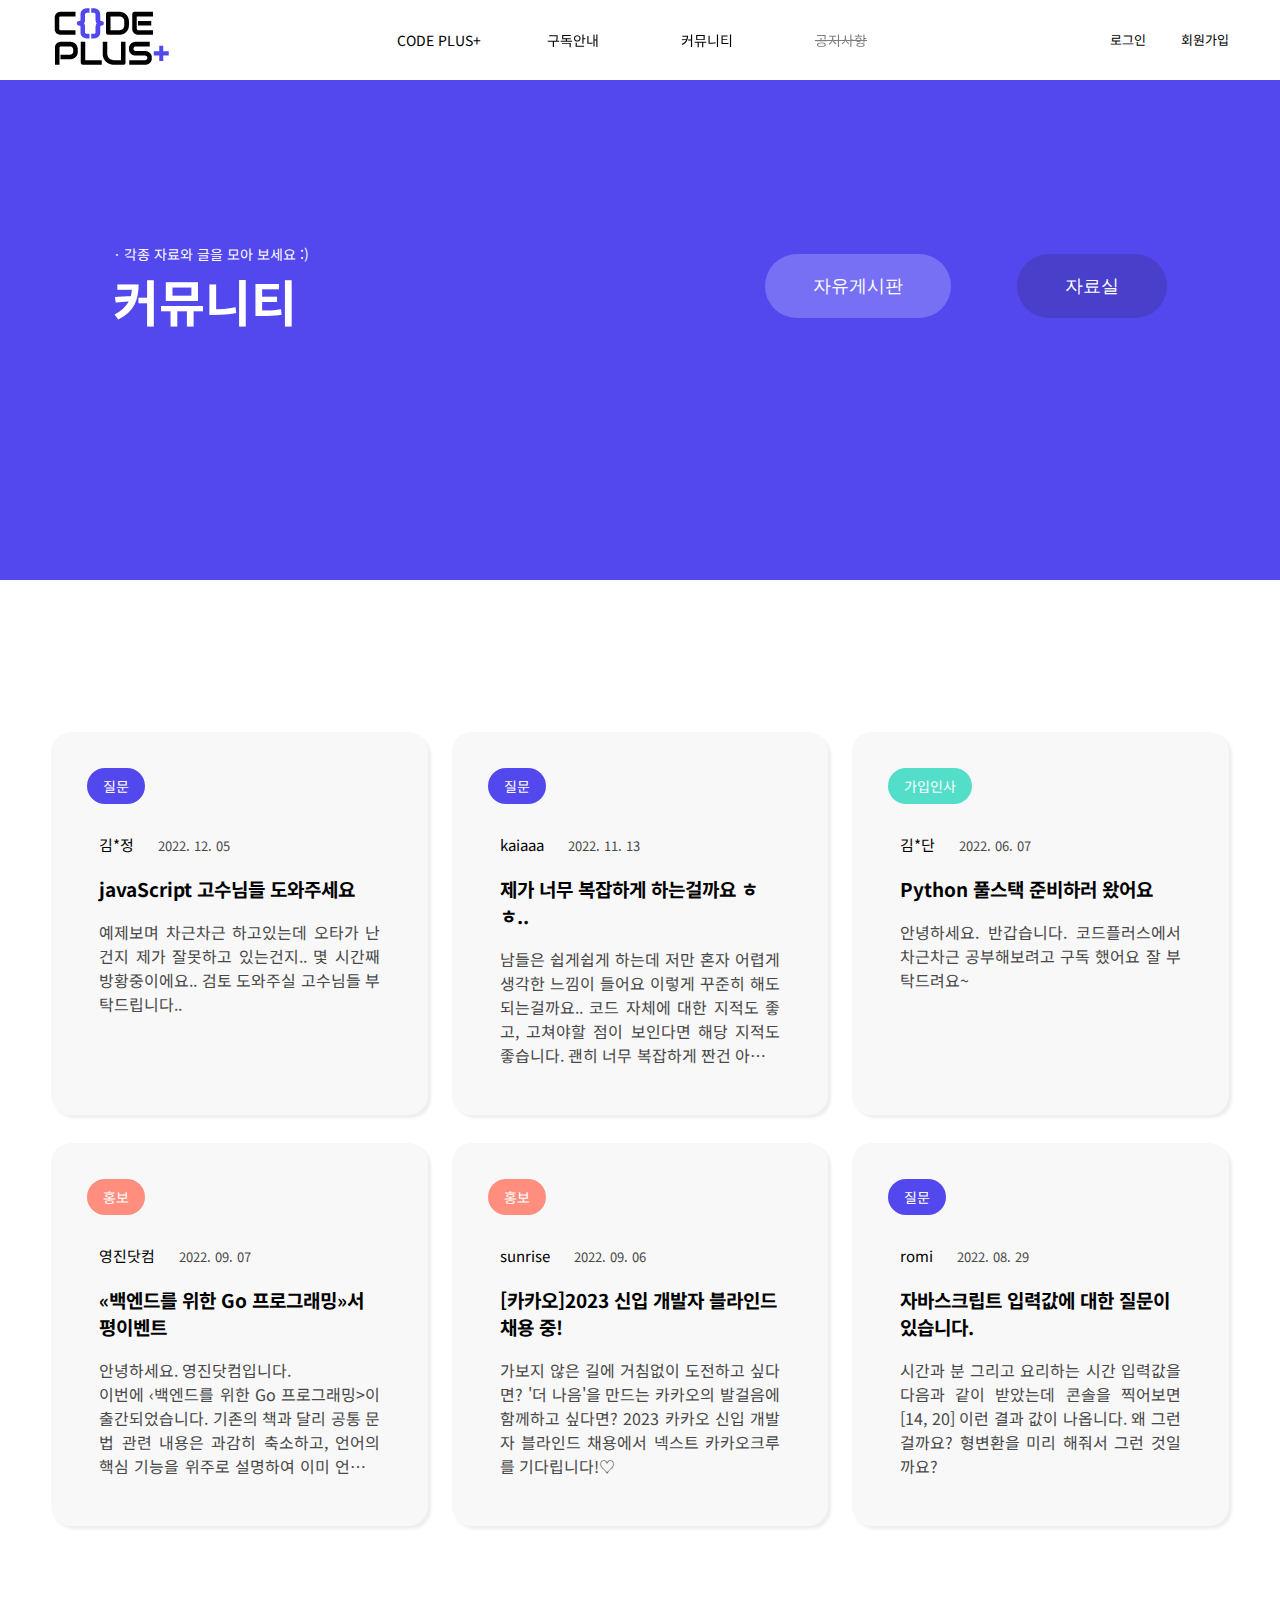
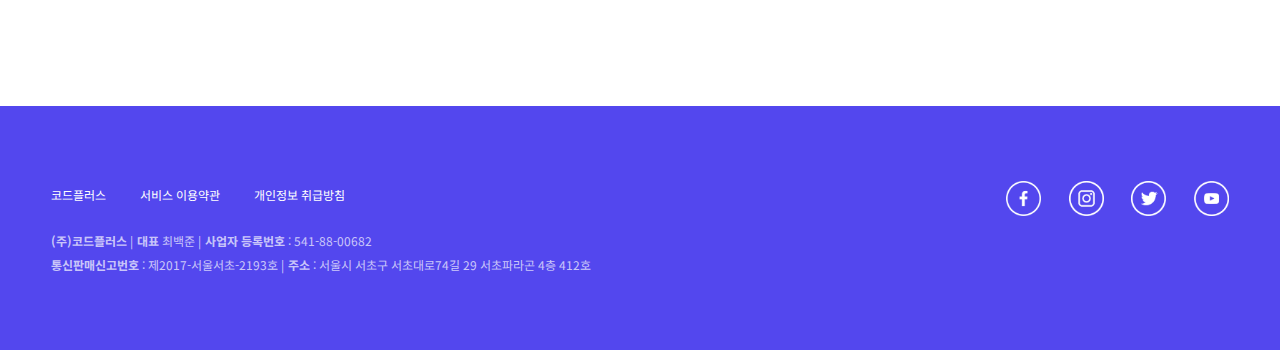
<file: sub_community/community.html>
<!DOCTYPE html>
<html lang="ko">
<head>
  <meta charset="UTF-8">
  <meta http-equiv="X-UA-Compatible" content="IE=edge">
  <meta name="viewport" content="width=device-width, initial-scale=1.0">
  <!-- js -->
  <script src="../js/jquery-3.3.1.min.js"></script><!-- 항상 우선순위로 링크 -->
  <script src="../js/script.js"></script>

  <link rel="stylesheet" href="community_style.css">
  <link rel="stylesheet" href="https://cdn.linearicons.com/free/1.0.0/icon-font.min.css">
  <link rel="stylesheet" href="../css/reset.css">

  <!-- 타이틀아이콘변경 -->
  <link rel="shortcut icon" type="image⁄x-icon" href="../img/codeplus_logo_title.png">
  <title>코드플러스>커뮤니티</title>
</head>
<body>
  <div class="allWrap">
    <!-- 헤더영역시작 -->
    <header class="header_wrap">
      <div class="header_inner">
        <h1 id="logo">
          <a href="../index.html">
            <img src="../img/codeplus_logo.png" alt="코드플러스 사이트로고">
          </a>
        </h1>
        <nav class="mainmenu">
          <h2 class="hidden">메인메뉴</h2>
          <ul class="mainmenu_list">
            <li><a href="../sub_info/info.html">CODE PLUS+</a>
              <ul class="submenu_list">
                <li><a href="#">코드플러스란?</a></li>
                <li><a href="#">기업정신</a></li>
              </ul>
            </li>
            <li><a href="../sub_subscribe/subscribe.html">구독안내</a>
              <ul class="submenu_list">
                <li><a href="#">무료체험</a></li>
                <li><a href="#">프로모션</a></li>
              </ul>
            </li>
            <li><a href="sub_community/community.html">커뮤니티</a>
              <ul class="submenu_list">
                <li><a href="#">자유게시판</a></li>
                <li><a href="#">체험후기</a></li>
                <li><a href="#">자료실</a></li>
              </ul>
            </li>
            <li style="text-decoration: line-through; opacity: 0.5;"><a href="#">공지사항</a>
              <ul class="submenu_list">
                <li><a href="#">자주묻는질문</a></li>
                <li><a href="#">1:1문의</a></li>
              </ul>
            </li>
          </ul>
        </nav>
        <nav class="topmenu">
          <h2 class="hidden">로그인회원가입</h2>
          <ul class="topmenu_list">
            <li><a href="#">로그인</a></li>
            <li><a href="#">회원가입</a></li>
          </ul>
        </nav>
        <!-- menuOpen -->
        <nav class="hamburger">
          <a href="#" class="open">
            <span class="lnr lnr-menu"></span>
          </a>
          <div class="blur_bg"></div>
          <div class="menuWrap">
            <a href="#" class="close">
              <span class="lnr lnr-cross"></span>
            </a>
            <ul class="tit en animate" data-animate="motion">
              <li><a href="../index.html"><span>메인화면</span></a></li>
              <li><a href="../sub_info/info.html"><span>CODE PLUS+</span></a></li>
              <li><a href="../sub_subscribe/subscribe.html"><span>구독안내</span></a></li>
              <li><a href="community.html"><span>커뮤니티</span></a></li>
              <li><a href="#"><span>공지사항</span></a></li>
            </ul>
          </div>
        </nav>
      </div>
    </header>
    <!-- 헤더영역끝 -->
    <!-- 비쥬얼영역시작 -->
    <div class="visual_wrap">
      <div class="visual_inner">
        <div class="left_box">
          <p class="min_text">&#183; 각종 자료와 글을 모아 보세요 :)</p>
          <h2 class="visual_title">커뮤니티</h2>
        </div>
        <div class="right_box">
          <button><a href="#">자유게시판</a></button>
          <button><a href="#">자료실</a></button>
        </div>
      </div>
    </div>
    <!-- 비쥬얼영역끝 -->
    <!-- 컨텐츠영역시작 -->
    <section class="contents_wrap">
      <div class="contents_inner">
        <ul class="contents_list">
          <li>
            <a href="#">
              <span class="category">질문</span>
              <div class="textBox">
                <span class="name">김*정</span>
                <span class="date">2022. 12. 05</span>
                <p class="title">javaScript 고수님들 도와주세요</p>
                <p class="text">예제보며 차근차근 하고있는데 오타가 난건지 제가 잘못하고 있는건지.. 몇 시간째 방황중이에요.. 검토 도와주실 고수님들 부탁드립니다..</p>
              </div>
            </a>
          </li>
          <li>
            <a href="#">
              <span class="category">질문</span>
              <div class="textBox">
                <span class="name">kaiaaa</span>
                <span class="date">2022. 11. 13</span>
                <p class="title">제가 너무 복잡하게 하는걸까요 ㅎㅎ..</p>
                <p class="text">남들은 쉽게쉽게 하는데 저만 혼자 어렵게 생각한 느낌이 들어요 이렇게 꾸준히 해도 되는걸까요.. 코드 자체에 대한 지적도 좋고, 고쳐야할 점이 보인다면 해당 지적도 좋습니다. 괜히 너무 복잡하게 짠건 아닌가 잘못된 습관이 있는건지.. 조언 부탁합니다.</p>
              </div>
            </a>
          </li>
          <li>
            <a href="#">
              <span class="category">가입인사</span>
              <div class="textBox">
                <span class="name">김*단</span>
                <span class="date">2022. 06. 07</span>
                <p class="title">Python 풀스택 준비하러 왔어요</p>
                <p class="text">안녕하세요. 반갑습니다. 코드플러스에서 차근차근 공부해보려고 구독 했어요 잘 부탁드려요~</p>
              </div>
            </a>
          </li>
          <li>
            <a href="#">
              <span class="category">홍보</span>
              <div class="textBox">
                <span class="name">영진닷컴</span>
                <span class="date">2022. 09. 07</span>
                <p class="title">&#171;백엔드를 위한 Go 프로그래밍&#187;서평이벤트</p>
                <p class="text">안녕하세요. 영진닷컴입니다.<br>이번에 &#8249;백엔드를 위한 Go 프로그래밍&#62;이 출간되었습니다. 기존의 책과 달리 공통 문법 관련 내용은 과감히 축소하고, 언어의 핵심 기능을 위주로 설명하여 이미 언어를 알고 있는 프로그래머나 전공자가 불필요한 내용을 배울 필요 없이 Go를 빠르게 익히기에 적합합니다.</p>
              </div>
            </a>
          </li>
          <li>
            <a href="#">
              <span class="category">홍보</span>
              <div class="textBox">
                <span class="name">sunrise</span>
                <span class="date">2022. 09. 06</span>
                <p class="title">[카카오]2023 신입 개발자 블라인드 채용 중!</p>
                <p class="text">가보지 않은 길에 거침없이 도전하고 싶다면? '더 나음'을 만드는 카카오의 발걸음에 함께하고 싶다면? 2023 카카오 신입 개발자 블라인드 채용에서 넥스트 카카오크루를 기다립니다!♡</p>
              </div>
            </a>
          </li>
          <li>
            <a href="#">
              <span class="category">질문</span>
              <div class="textBox">
                <span class="name">romi</span>
                <span class="date">2022. 08. 29</span>
                <p class="title">자바스크립트 입력값에 대한 질문이 있습니다.</p>
                <p class="text">시간과 분 그리고 요리하는 시간 입력값을 다음과 같이 받았는데 콘솔을 찍어보면 [14, 20] 이런 결과 값이 나옵니다. 왜 그런걸까요? 형변환을 미리 해줘서 그런 것일까요? </p>
              </div>
            </a>
          </li>
        </ul>
      </div>
    </section>
    <!-- 컨텐츠영역끝 -->
    <!-- 푸터영역시작 -->
    <footer class="footer_wrap">
      <div class="footer_inner">
        <h2 class="hidden">기업정보 푸터영역</h2>
        <div class="footer_text">
          <div class="footer_top">
            <span class="footer_text_top">코드플러스</span>
            <span class="footer_text_top">서비스 이용약관</span>
            <span class="footer_text_top">개인정보 취급방침</span>
          </div>
          <div class="footer_bottom">
            <span class="footer_text_bottom"><b>(주)코드플러스</b> | </span>
            <span class="footer_text_bottom"><b>대표</b> 최백준 | </span>
            <span class="footer_text_bottom"><b>사업자 등록번호</b> : 541-88-00682</span><br>
            <span class="footer_text_bottom"><b>통신판매신고번호</b> : 제2017-서울서초-2193호 | </span>
            <span class="footer_text_bottom"><b>주소</b> : 서울시 서초구 서초대로74길 29 서초파라곤 4층 412호</span>
          </div>
        </div>
        <div class="footer_sns">
          <span class="sns"><a href="#"><img src="../img/facebook.png" alt="페이스북아이콘"></a></span>
          <span class="sns"><a href="#"><img src="../img/instagram.png" alt="인스타그램아이콘"></a></span>
          <span class="sns"><a href="#"><img src="../img/twiter.png" alt="트위터아이콘"></a></span>
          <span class="sns"><a href="#"><img src="../img/youtube.png" alt="유튜브아이콘"></a></span>
        </div>
      </div>
    </footer>
    <!-- 푸터영역끝 -->
  </div>
</body>
</html>
</file>
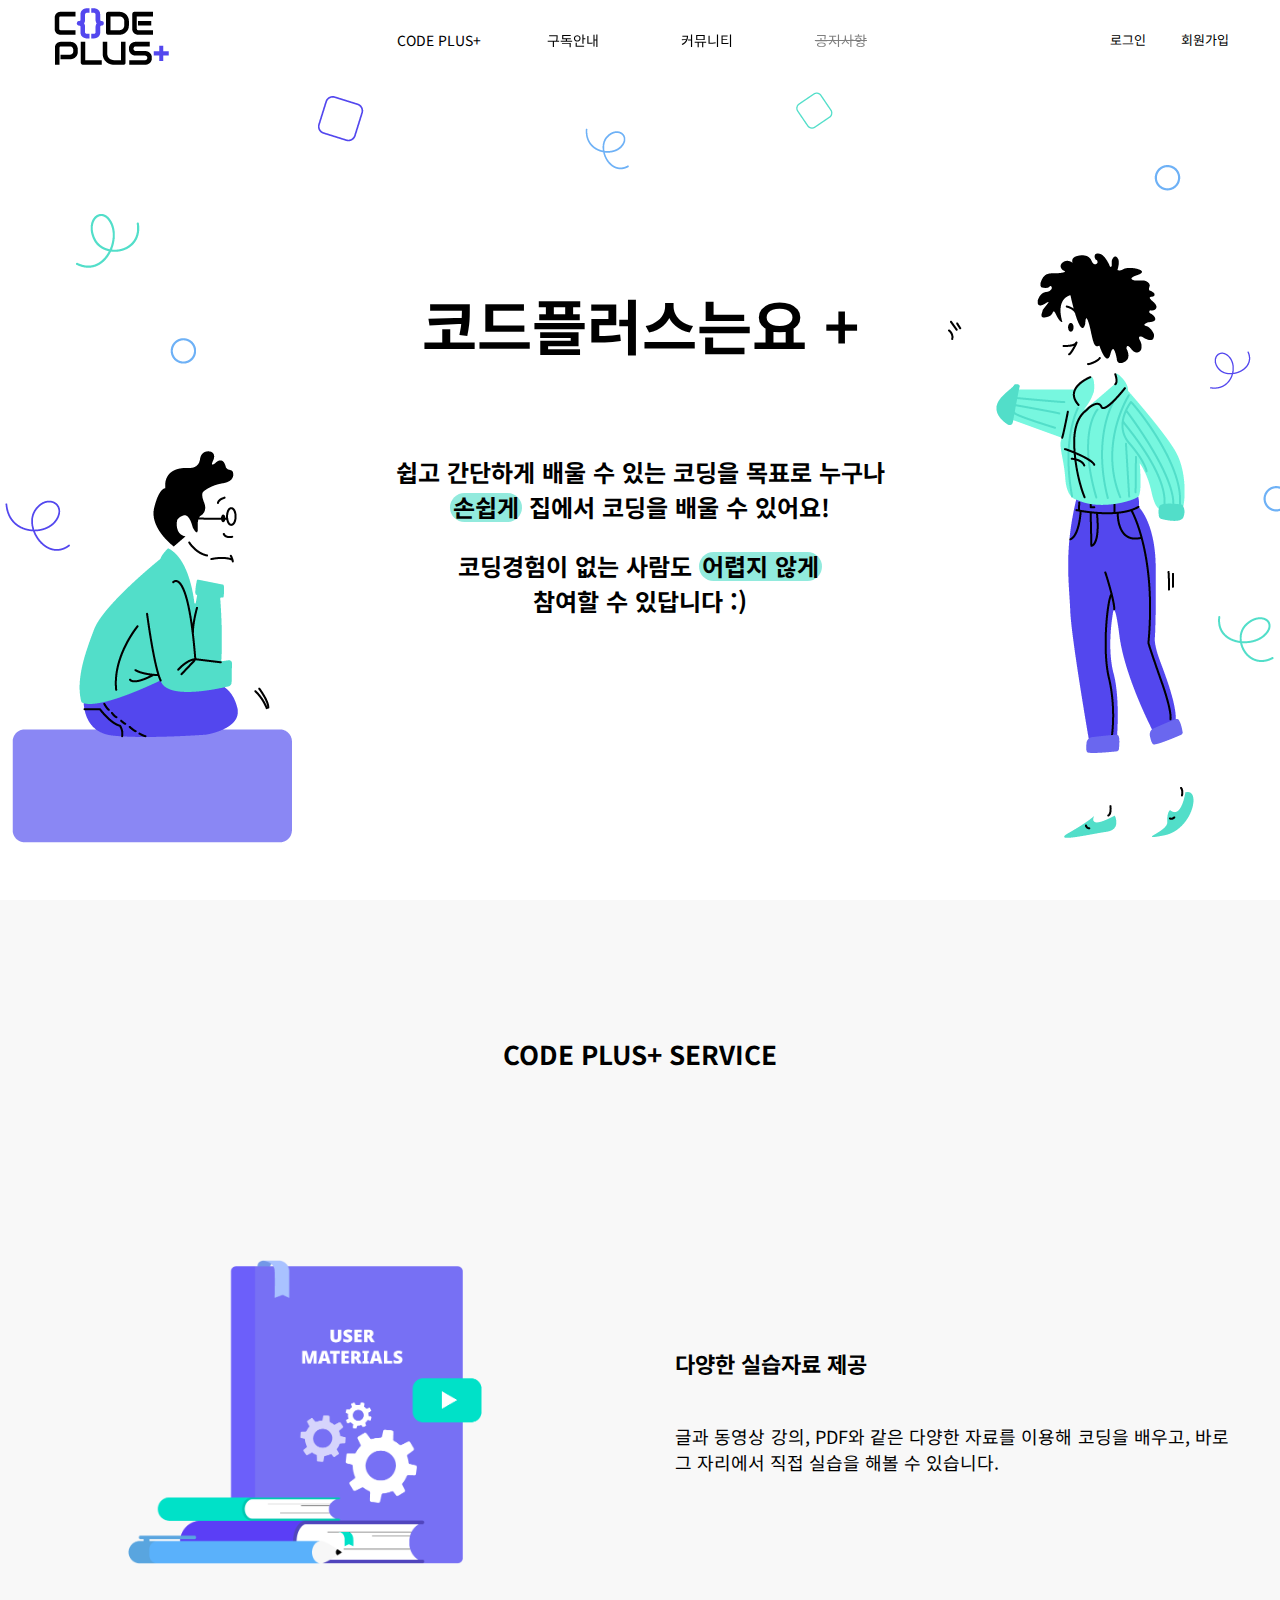
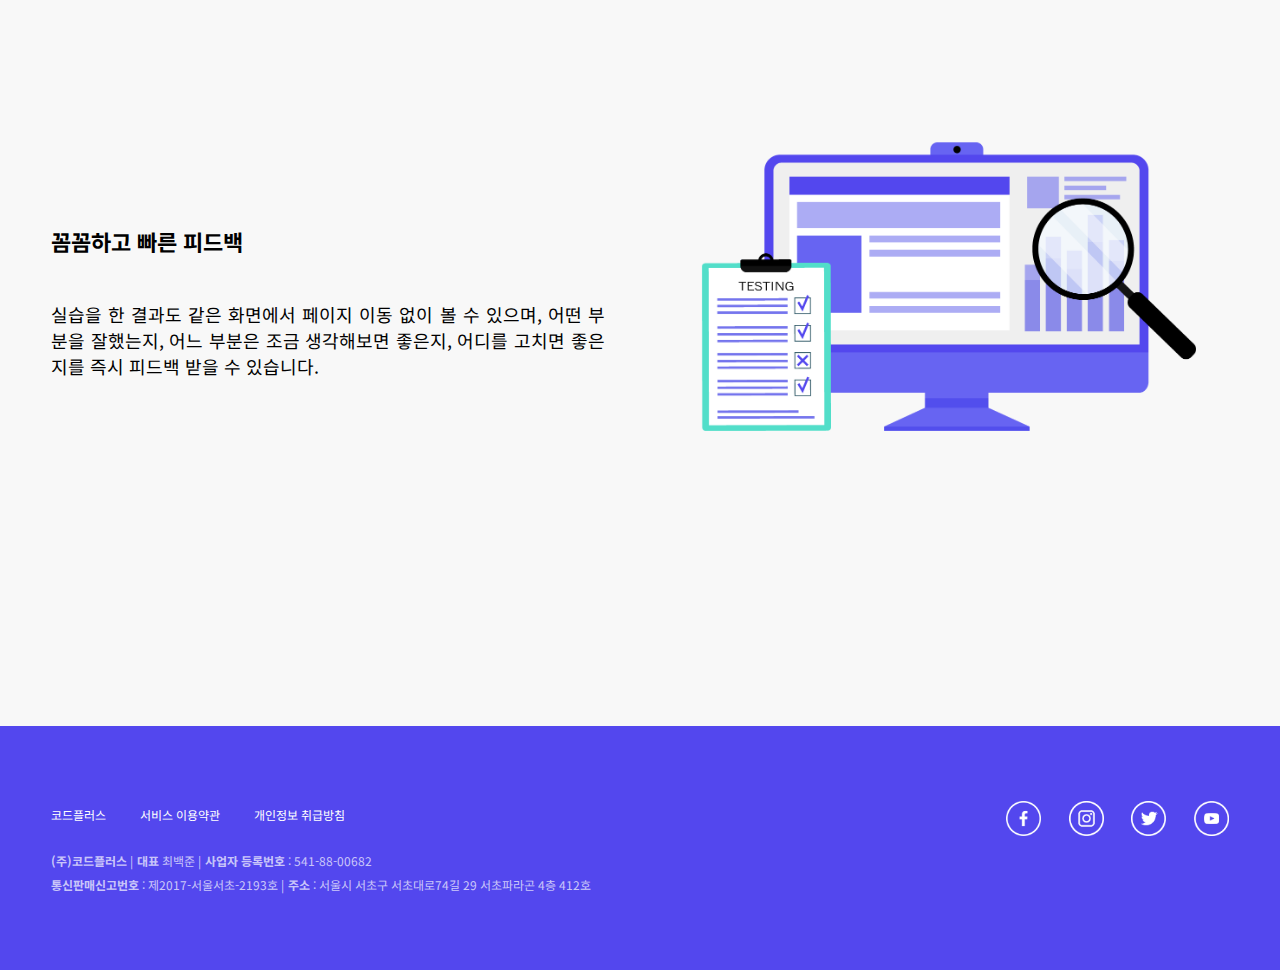
<file: sub_info/info.html>
<!DOCTYPE html>
<html lang="ko">
<head>
  <meta charset="UTF-8">
  <meta http-equiv="X-UA-Compatible" content="IE=edge">
  <meta name="viewport" content="width=device-width, initial-scale=1.0">
  <!-- js -->
  <script src="../js/jquery-3.3.1.min.js"></script><!-- 항상 우선순위로 링크 -->
  <script src="../js/scrolla.jquery.min.js"></script> 
  <script src="../js/script.js"></script>
  
  <link rel="stylesheet" href="info_style.css">
  <link rel="stylesheet" href="../css/animate.min.css">
  <link rel="stylesheet" href="https://cdn.linearicons.com/free/1.0.0/icon-font.min.css">
  <link rel="stylesheet" href="../css/reset.css">

  <!-- 타이틀아이콘변경 -->
  <link rel="shortcut icon" type="image⁄x-icon" href="../img/codeplus_logo_title.png">
  <title>코드플러스>기업소개</title>
</head>
<body>
<div class="allWrap">
  <!-- 헤더영역시작 -->
  <header class="header_wrap">
    <div class="header_inner">
      <h1 id="logo">
        <a href="../index.html">
          <img src="../img/codeplus_logo.png" alt="코드플러스 사이트로고">
        </a>
      </h1>
      <nav class="mainmenu">
        <h2 class="hidden">메인메뉴</h2>
        <ul class="mainmenu_list">
          <li><a href="sub_info/info.html">CODE PLUS+</a>
            <ul class="submenu_list">
              <li><a href="#">코드플러스란?</a></li>
              <li><a href="#">기업정신</a></li>
            </ul>
          </li>
          <li><a href="../sub_subscribe/subscribe.html">구독안내</a>
            <ul class="submenu_list">
              <li><a href="#">무료체험</a></li>
              <li><a href="#">프로모션</a></li>
            </ul>
          </li>
          <li><a href="../sub_community/community.html">커뮤니티</a>
            <ul class="submenu_list">
              <li><a href="#">자유게시판</a></li>
              <li><a href="#">체험후기</a></li>
              <li><a href="#">자료실</a></li>
            </ul>
          </li>
          <li style="text-decoration: line-through; opacity: 0.5;"><a href="#">공지사항</a>
            <ul class="submenu_list">
              <li><a href="#">자주묻는질문</a></li>
              <li><a href="#">1:1문의</a></li>
            </ul>
          </li>
        </ul>
      </nav>
      <nav class="topmenu">
        <h2 class="hidden">로그인회원가입</h2>
        <ul class="topmenu_list">
          <li><a href="#">로그인</a></li>
          <li><a href="#">회원가입</a></li>
        </ul>
      </nav>
      <!-- menuOpen -->
      <nav class="hamburger">
        <a href="#" class="open">
          <span class="lnr lnr-menu"></span>
        </a>
        <div class="blur_bg"></div>
        <div class="menuWrap">
          <a href="#" class="close">
            <span class="lnr lnr-cross"></span>
          </a>
          <ul class="tit en animate" data-animate="motion">
            <li><a href="../index.html"><span>메인화면</span></a></li>
            <li><a href="info.html"><span>CODE PLUS+</span></a></li>
            <li><a href="../sub_subscribe/subscribe.html"><span>구독안내</span></a></li>
            <li><a href="../sub_community/community.html"><span>커뮤니티</span></a></li>
            <li><a href="#"><span>공지사항</span></a></li>
          </ul>
        </div>
      </nav>
    </div>
  </header>
  <!-- 헤더영역끝 -->
  <!-- 비쥬얼영역시작 -->
  <div class="visual_wrap">
    <div class="visual_inner">
      <h2 class="info_title">코드플러스는요 +</h2>
      <p class="info_text">쉽고 간단하게 배울 수 있는 코딩을 목표로 누구나<br><span class="h_green_bg">손쉽게</span> 집에서 코딩을 배울 수 있어요!</p>
      <p class="info_text">코딩경험이 없는 사람도 <span class="h_green_bg">어렵지 않게</span><br>참여할 수 있답니다 :)</p>
    </div>
  </div>
  <!-- 비쥬얼영역끝 -->
  <!-- 컨텐츠영역시작 -->
  <section class="contents_wrap">
    <div class="contents_inner">
      <h2 class="service_title animate" data-animate="motion">CODE PLUS+ SERVICE</h2>
      <ul class="contents_list">
        <li class="animate" data-animate="motion">
          <img src="../img/book.png" alt="책이 쌓여있는 일러스트">
        </li>
        <li class="animate" data-animate="motion">
          <p class="tit">다양한 실습자료 제공</p>
          <p class="txt">글과 동영상 강의, PDF와 같은 다양한 자료를 이용해 코딩을 배우고, 바로 그 자리에서 직접 실습을 해볼 수 있습니다.</p>
        </li>
        <li class="animate" data-animate="motion">
          <p class="tit">꼼꼼하고 빠른 피드백</p>
          <p class="txt">실습을 한 결과도 같은 화면에서 페이지 이동 없이 볼 수 있으며, 어떤 부분을 잘했는지, 어느 부분은 조금 생각해보면 좋은지, 어디를 고치면 좋은지를 즉시 피드백 받을 수 있습니다.</p>
        </li>
        <li class="animate" data-animate="motion">
          <img src="../img/pc.png" alt="데스크탑화면의 일러스트">
        </li>
      </ul>
    </div>
  </section>
  <!-- 컨텐츠영역끝 -->
  <!-- 푸터영역시작 -->
  <footer class="footer_wrap">
    <div class="footer_inner">
      <h2 class="hidden">기업정보 푸터영역</h2>
      <div class="footer_text">
        <div class="footer_top">
          <span class="footer_text_top">코드플러스</span>
          <span class="footer_text_top">서비스 이용약관</span>
          <span class="footer_text_top">개인정보 취급방침</span>
        </div>
        <div class="footer_bottom">
          <span class="footer_text_bottom"><b>(주)코드플러스</b> | </span>
          <span class="footer_text_bottom"><b>대표</b> 최백준 | </span>
          <span class="footer_text_bottom"><b>사업자 등록번호</b> : 541-88-00682</span><br>
          <span class="footer_text_bottom"><b>통신판매신고번호</b> : 제2017-서울서초-2193호 | </span>
          <span class="footer_text_bottom"><b>주소</b> : 서울시 서초구 서초대로74길 29 서초파라곤 4층 412호</span>
        </div>
      </div>
      <div class="footer_sns">
        <span class="sns"><a href="#"><img src="../img/facebook.png" alt="페이스북아이콘"></a></span>
        <span class="sns"><a href="#"><img src="../img/instagram.png" alt="인스타그램아이콘"></a></span>
        <span class="sns"><a href="#"><img src="../img/twiter.png" alt="트위터아이콘"></a></span>
        <span class="sns"><a href="#"><img src="../img/youtube.png" alt="유튜브아이콘"></a></span>
      </div>
    </div>
  </footer>
  <!-- 푸터영역끝 -->

</div>
</body>
</html>
</file>
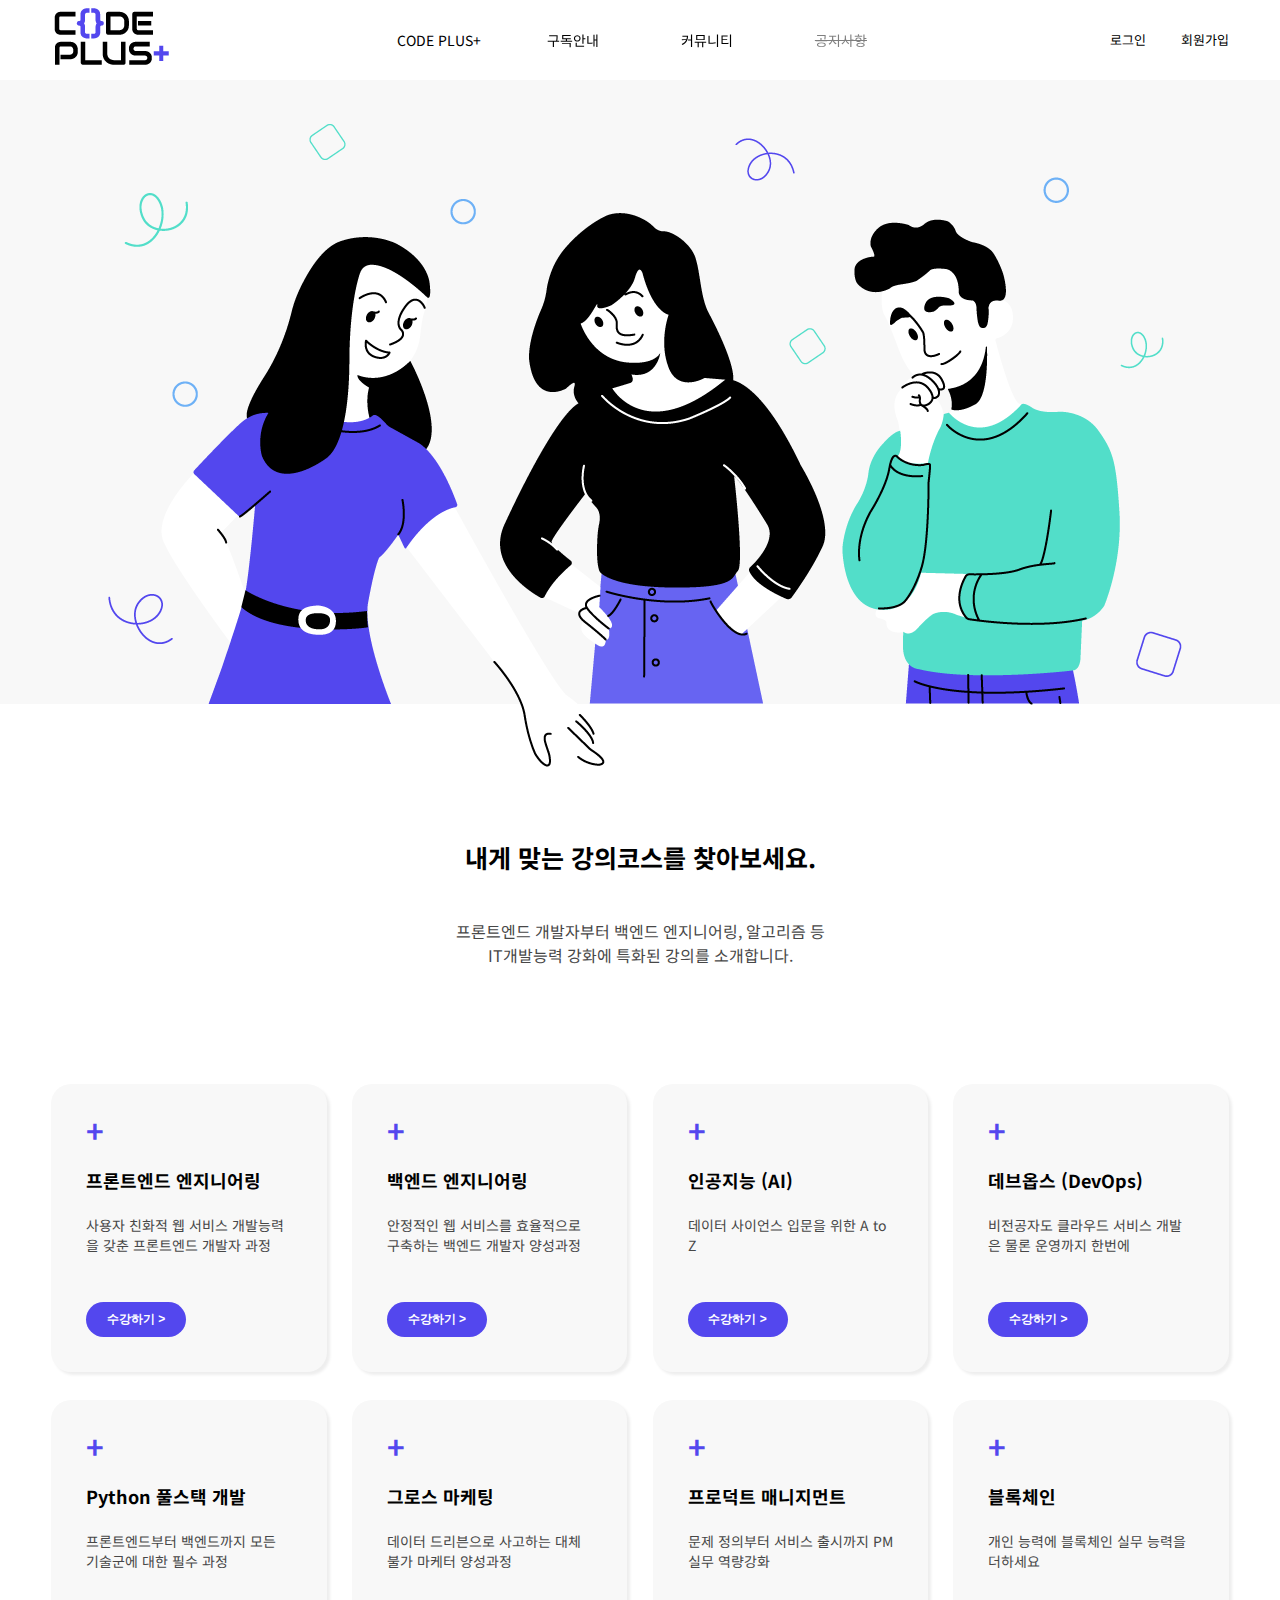
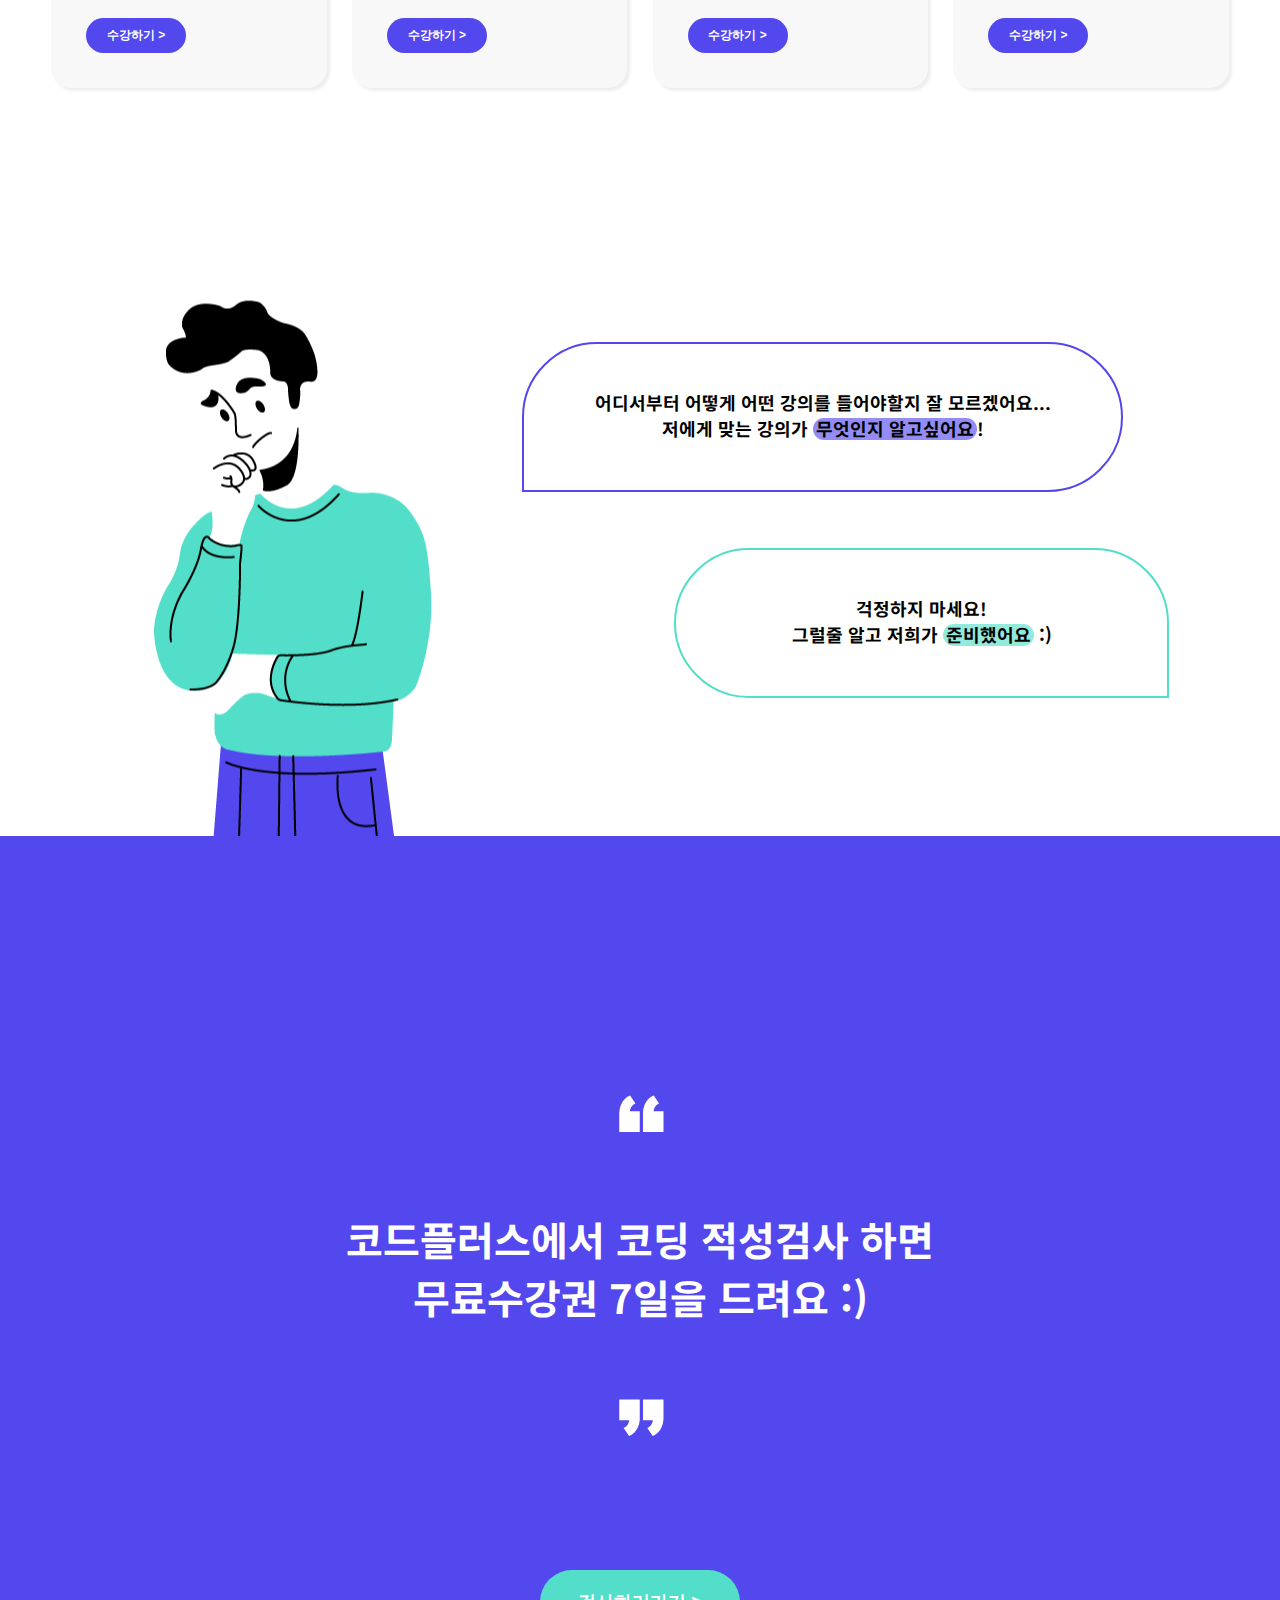
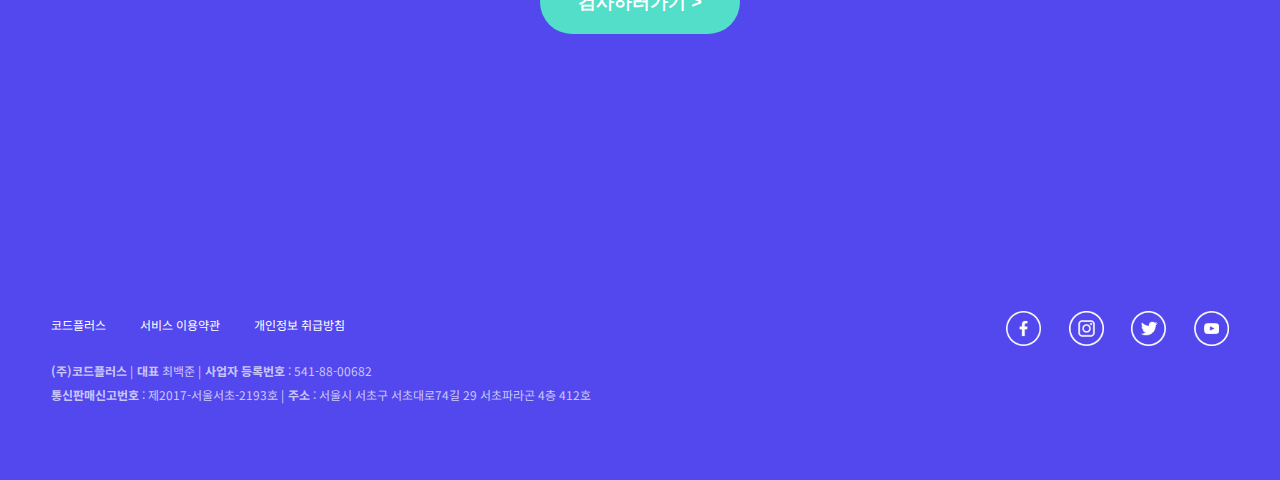
<file: sub_subscribe/subscribe.html>
<!DOCTYPE html>
<html lang="ko">
<head>
  <meta charset="UTF-8">
  <meta http-equiv="X-UA-Compatible" content="IE=edge">
  <meta name="viewport" content="width=device-width, initial-scale=1.0">
  <!-- js -->
  <script src="../js/jquery-3.3.1.min.js"></script><!-- 항상 우선순위로 링크 -->
  <script src="../js/scrolla.jquery.min.js"></script> 
  <script src="../js/script.js"></script>

  <link rel="stylesheet" href="subscribe_style.css">
  <link rel="stylesheet" href="../css/animate.min.css">
  <link rel="stylesheet" href="https://cdn.linearicons.com/free/1.0.0/icon-font.min.css">
  <link rel="stylesheet" href="../css/reset.css">

  <!-- 타이틀아이콘변경 -->
  <link rel="shortcut icon" type="image⁄x-icon" href="../img/codeplus_logo_title.png">
  <title>코드플러스>구독안내</title>
</head>
<body>
  <div class="allWrap">
    <!-- 헤더영역시작 -->
    <header class="header_wrap">
      <div class="header_inner">
        <h1 id="logo">
          <a href="../index.html">
            <img src="../img/codeplus_logo.png" alt="코드플러스 사이트로고">
          </a>
        </h1>
        <nav class="mainmenu">
          <h2 class="hidden">메인메뉴</h2>
          <ul class="mainmenu_list">
            <li><a href="../sub_info/info.html">CODE PLUS+</a>
              <ul class="submenu_list">
                <li><a href="#">코드플러스란?</a></li>
                <li><a href="#">기업정신</a></li>
              </ul>
            </li>
            <li><a href="sub_subscribe/subscribe.html">구독안내</a>
              <ul class="submenu_list">
                <li><a href="#">무료체험</a></li>
                <li><a href="#">프로모션</a></li>
              </ul>
            </li>
            <li><a href="../sub_community/community.html">커뮤니티</a>
              <ul class="submenu_list">
                <li><a href="#">자유게시판</a></li>
                <li><a href="#">체험후기</a></li>
                <li><a href="#">자료실</a></li>
              </ul>
            </li>
            <li style="text-decoration: line-through; opacity: 0.5;"><a href="#">공지사항</a>
              <ul class="submenu_list">
                <li><a href="#">자주묻는질문</a></li>
                <li><a href="#">1:1문의</a></li>
              </ul>
            </li>
          </ul>
        </nav>
        <nav class="topmenu">
          <h2 class="hidden">로그인회원가입</h2>
          <ul class="topmenu_list">
            <li><a href="#">로그인</a></li>
            <li><a href="#">회원가입</a></li>
          </ul>
        </nav>
        <!-- menuOpen -->
        <nav class="hamburger">
          <a href="#" class="open">
            <span class="lnr lnr-menu"></span>
          </a>
          <div class="blur_bg"></div>
          <div class="menuWrap">
            <a href="#" class="close">
              <span class="lnr lnr-cross"></span>
            </a>
            <ul class="tit en animate" data-animate="motion">
              <li><a href="../index.html"><span>메인화면</span></a></li>
              <li><a href="../sub_info/info.html"><span>CODE PLUS+</span></a></li>
              <li><a href="subscribe.html"><span>구독안내</span></a></li>
              <li><a href="../sub_community/community.html"><span>커뮤니티</span></a></li>
              <li><a href="#"><span>공지사항</span></a></li>
            </ul>
          </div>
        </nav>
      </div>
    </header>
    <!-- 헤더영역끝 -->
    <!-- 비쥬얼영역시작 -->
    <div class="visual_wrap">
      <div class="bgColor"></div>
      <div class="bgImg"></div>
    </div>
    <!-- 비쥬얼영역끝 -->
    <!-- 강의목록영역시작 -->
    <section class="class_wrap">
      <div class="class_inner">
        <h2 class="title animate" data-animate="motion">내게 맞는 강의코스를 찾아보세요.</h2>
        <p class="title_text animate" data-animate="motion">프론트엔드 개발자부터 백엔드 엔지니어링, 알고리즘 등<br>IT개발능력 강화에 특화된 강의를 소개합니다.</p>
        <ul class="course_list animate" data-animate="motion">
          <li>
            <p class="course_title">프론트엔드 엔지니어링</p>
            <p class="course_text">사용자 친화적 웹 서비스 개발능력을 갖춘 프론트엔드 개발자 과정</p>
            <button class="course_btn"><a href="#">수강하기 &gt;</a></button>
            <span class="plus">+</span>
          </li>
          <li>
            <p class="course_title">백엔드 엔지니어링</p>
            <p class="course_text">안정적인 웹 서비스를 효율적으로 구축하는 백엔드 개발자 양성과정</p>
            <button class="course_btn"><a href="#">수강하기 &gt;</a></button>
            <span class="plus">+</span>
          </li>
          <li>
            <p class="course_title">인공지능 (AI)</p>
            <p class="course_text">데이터 사이언스 입문을 위한 A to Z</p>
            <button class="course_btn"><a href="#">수강하기 &gt;</a></button>
            <span class="plus">+</span>
          </li>
          <li>
            <p class="course_title">데브옵스 (DevOps)</p>
            <p class="course_text">비전공자도 클라우드 서비스 개발은 물론 운영까지 한번에</p>
            <button class="course_btn"><a href="#">수강하기 &gt;</a></button>
            <span class="plus">+</span>
          </li>
          <li>
            <p class="course_title">Python 풀스택 개발</p>
            <p class="course_text">프론트엔드부터 백엔드까지 모든 기술군에 대한 필수 과정</p>
            <button class="course_btn"><a href="#">수강하기 &gt;</a></button>
            <span class="plus">+</span>
          </li>
          <li>
            <p class="course_title">그로스 마케팅</p>
            <p class="course_text">데이터 드리븐으로 사고하는 대체불가 마케터 양성과정</p>
            <button class="course_btn"><a href="#">수강하기 &gt;</a></button>
            <span class="plus">+</span>
          </li>
          <li>
            <p class="course_title">프로덕트 매니지먼트</p>
            <p class="course_text">문제 정의부터 서비스 출시까지 PM실무 역량강화</p>
            <button class="course_btn"><a href="#">수강하기 &gt;</a></button>
            <span class="plus">+</span>
          </li>
          <li>
            <p class="course_title">블록체인</p>
            <p class="course_text">개인 능력에 블록체인 실무 능력을 더하세요</p>
            <button class="course_btn"><a href="#">수강하기 &gt;</a></button>
            <span class="plus">+</span>
          </li>
        </ul>      
      </div>
    </section>
    <!-- 강의목록영역끝 -->
    <!-- 말풍선영역시작 -->
    <section class="bubble_wrap">
      <div class="bubble_inner animate" data-animate="motion">
        <h2 class="hidden">강의무료체험</h2>
        <div class="bubbleImg">
        </div>
        <div class="speech_bubble animate" data-animate="motion">
          <p class="bubbletop">어디서부터 어떻게 어떤 강의를 들어야할지 잘 모르겠어요...<br>저에게 맞는 강의가 <span class="h_blue_bg">무엇인지 알고싶어요</span>!</p>
          <p class="bubblebottom">걱정하지 마세요!<br>그럴줄 알고 저희가 <span class="h_green_bg">준비했어요</span> &#58;&#41; </p>
        </div>
      </div>
    </section>
    <!-- 말풍선영역끝 -->
    <!-- 무료체험영역시작 -->
    <section class="free_wrap">
      <div class="free_box">
        <img src="../img/first_marks_w.png" alt="큰따옴표">
        <p class="free_text">코드플러스에서 코딩 적성검사 하면<br>무료수강권 7일을 드려요 :)</p>
        <img src="../img/last_marks_w.png" alt="큰따옴표">
        <button><a href="#">검사하러가기 &gt;</a></button>
      </div>
    </section>
    <!-- 무료체험영역끝 -->
    <!-- 푸터영역시작 -->
    <footer class="footer_wrap">
      <div class="footer_inner">
        <h2 class="hidden">기업정보 푸터영역</h2>
        <div class="footer_text">
          <div class="footer_top">
            <span class="footer_text_top">코드플러스</span>
            <span class="footer_text_top">서비스 이용약관</span>
            <span class="footer_text_top">개인정보 취급방침</span>
          </div>
          <div class="footer_bottom">
            <span class="footer_text_bottom"><b>(주)코드플러스</b> | </span>
            <span class="footer_text_bottom"><b>대표</b> 최백준 | </span>
            <span class="footer_text_bottom"><b>사업자 등록번호</b> : 541-88-00682</span><br>
            <span class="footer_text_bottom"><b>통신판매신고번호</b> : 제2017-서울서초-2193호 | </span>
            <span class="footer_text_bottom"><b>주소</b> : 서울시 서초구 서초대로74길 29 서초파라곤 4층 412호</span>
          </div>
        </div>
        <div class="footer_sns">
          <span class="sns"><a href="#"><img src="../img/facebook.png" alt="페이스북아이콘"></a></span>
          <span class="sns"><a href="#"><img src="../img/instagram.png" alt="인스타그램아이콘"></a></span>
          <span class="sns"><a href="#"><img src="../img/twiter.png" alt="트위터아이콘"></a></span>
          <span class="sns"><a href="#"><img src="../img/youtube.png" alt="유튜브아이콘"></a></span>
        </div>
      </div>
    </footer>
    <!-- 푸터영역끝 -->
  </div>
</body>
</html>
</file>
<file: sub_community/community_style.css>
@charset "utf-8";
@import url('https://fonts.googleapis.com/css2?family=Noto+Sans+KR:wght@300;400;500;700;900&display=swap');

/* 기본설정 */
html {
  /* font-size:62.5%; */
  font-size: 10px;
}
.hidden{
  width:1px; height:1px; font-size:0px; line-height:0px;
  position:absolute;
}
span.h_green_bg{
  display: inline-block; line-height: 1.2;
  padding: 0 3px;
  border-radius: 50px; 
  background: #92EADD;
}
span.h_blue_bg{
  display: inline-block; line-height: 1.2;
  padding: 0 3px;
  border-radius: 50px; 
  background: #938CF4;
}

/* 폰트 */
body{
  font-family: 'Noto Sans KR', sans-serif;
  font-size: 1.6rem;
}

/* 공통타이틀시작 */
h2.title{
  text-align: center;
  font-size: 2.5rem;
  margin: 0 40px 44px;
  word-break: keep-all;
}
p.title_text{
  text-align: center;
  color: #474747;
  margin-bottom: 117px;
}
/* 공통타이틀끝 */

/* 헤더영역 */
/* menuOpen */
.hamburger .blur_bg{
  width: 100%; height: 100vh;
  position: fixed; left: 0; top: 0;
  backdrop-filter: blur(3px);
  transition: all 0.3s;
  display: none;
}
.hamburger .menuWrap{
  width: 0%; height: 100vh;
  position: fixed; right: -70%; top: 0;
  transition: all 0.3s;
  background: #5347EE;
}
.hamburger .menuWrap .close{
  width: 100%; display: block;
  text-align: right;
}
.hamburger .menuWrap .close span{
  margin-right: 2%; color: #fff;
}
.hamburger .menuWrap .tit{
  width: 70%;
  position: absolute; top: 50%; left: 50%;
  transform: translate(-50%, -50%);
  font-size: 3rem; line-height: 2.2; text-align: center;
  color: #fff;
}
.hamburger .menuWrap .tit li{
  transition: all 0.2s;
}
.hamburger .menuWrap .tit li:hover{
  background:#52DEC9; border-radius: 50px;
  transform: scale(1.1); color: #5347EE; font-weight: bold;
}
/* on */
.hamburger.on .blur_bg{
  display: block;
}
.hamburger.on .menuWrap{
  width: 65%;
  right: 0;
}
.header_wrap{
  width: 100%; height: 80px; line-height: 80px; 
  position: fixed;
  background: #fff;
  transition: all 0.8s;
  z-index: 10;
}
.header_inner{
  width: 1450px; height: 100%;
  margin: 0 auto;
  position: relative;
}
.header_inner #logo{
  width: 121px; height: 100%;
}
.header_inner #logo a{
  display: block;
  width: 100%; height: 100%;
}
.header_inner #logo img{
  display: block;
  width: 100%;
}
.header_inner .mainmenu{
  width:70%; height: 100%;
  position: absolute; top: 0; left: 50%;
  transform: translateX(-50%);
}
.header_inner .mainmenu .mainmenu_list{
  width: 65%; height: 100%; margin: 0 auto;
  display: flex; justify-content: space-between;
}
.header_inner .mainmenu .mainmenu_list > li{
  width: 25%; height: 100%; text-align: center;
  position: relative;
}
.header_inner .mainmenu .mainmenu_list > li > a{
  display: block; width: 100%; height: 100%;
  font-size: 1.4rem;
  transition: all 0.3s;
}
.header_inner .mainmenu .mainmenu_list > li > a.on{
  color: #5347EE;
}

.header_inner .topmenu{
  width: 14%; height: 100%;
  position: absolute; top: 0; right: 0;
}
.header_inner .topmenu .topmenu_list{
  width: 100%; height: 100%;
  display: flex; justify-content: space-between;
}
.header_inner .topmenu .topmenu_list li{
  width: 50%; height: 100%; text-align: right;
}
.header_inner .topmenu .topmenu_list li a{
  display: block; width: 100%; height: 100%;
  font-size: 1.3rem;
}

/* 2depth */
.header_inner .mainmenu .mainmenu_list li > .submenu_list{
  width: 100%;
  border-radius: 0 20px 0 20px;
  background: #5c52ece8; overflow: hidden;
}
.header_inner .mainmenu .mainmenu_list li > .submenu_list > li{
  width: 100%; height: 0px; line-height: 0px; opacity: 0;
  transition: all 0.3s;
}
.header_inner .mainmenu .mainmenu_list li > .submenu_list > li:hover, .header_inner .mainmenu .mainmenu_list li > .submenu_list > li:focus{
  background: #3e34c5e0;
}
.header_inner .mainmenu .mainmenu_list li > .submenu_list > li > a{
  width: 100%;
  font-size: 1.4rem; color: #fff;
  position: absolute; left: 50%; transform: translateX(-50%);
}
.header_inner .mainmenu .mainmenu_list li > .submenu_list.on > li{
  line-height: 40px;
  height: 40px;
  opacity: 1;
}
/* mo hamberger */
.hamburger{
  display: none;
  position: absolute; top: 0; right: 0;
  font-size: 4rem;
}


/* 비쥬얼 */
.visual_wrap{
  width: 100%;
  background: #5347EE;
}
.visual_inner{
  width: 1450px; height: 500px; 
  margin: 0 auto;
  padding-top: 80px;
  display: flex; 
  position: relative;
}
.visual_inner .left_box{
  width: 50%;
  position: absolute; top: 50%; transform: translateY(-50%);
  margin-left: 62px;
}
.visual_inner .left_box .min_text{
  font-size: 1.4rem; color: #ffffff;
}
.visual_inner .left_box .visual_title{
  font-size: 5.0rem; color: #ffffff;
}
.visual_inner .right_box{
  width: 50%;
  position: absolute; top: 50%; right: 0; transform: translateY(-50%);
  text-align: right;
}
.visual_inner .right_box button{
  border: 0px; outline: none;
  padding: 20px 48px; border-radius: 50px;
  margin-right: 62px;
  margin-bottom: 8px;
  display: inline-block;
  font-size: 1.8rem; color: #ffffff;
  background: #7770F4;
}
.visual_inner .right_box button:last-child{
  background: #493FCB;
}

/* 컨텐츠 */
.contents_wrap{
  width: 100%;
}
.contents_inner{
  width: 1450px; margin: 152px auto;
}
.contents_inner .contents_list{
  width: 100%;
  display: flex; flex-wrap: wrap; justify-content: space-between;
}
.contents_inner .contents_list li{
  width: 32%; margin-bottom: 28px;
  padding: 36px; box-sizing: border-box;
  background: #f8f8f8; border-radius: 20px; box-shadow: 3px 3px 3px #eeeeee;
  transition: all 0.5s;
}
/* 컨텐츠애니매이션 */
@keyframes up_ani {
  0%{opacity: 0; transform: translateY(30px);}
  30%{opacity: 0; transform: translateY(30px);}
}
div.contents_inner .contents_list li{
  animation-name: up_ani; animation-duration: 1s;
}
div.contents_inner .contents_list li:nth-child(2){
  animation-name: up_ani; animation-duration: 1.3s;
}
div.contents_inner .contents_list li:nth-child(3){
  animation-name: up_ani; animation-duration: 1.6s;
}
div.contents_inner .contents_list li:nth-child(4){
  animation-name: up_ani; animation-duration: 1.9s;
}
div.contents_inner .contents_list li:nth-child(5){
  animation-name: up_ani; animation-duration: 2.2s;
}
div.contents_inner .contents_list li:nth-child(6){
  animation-name: up_ani; animation-duration: 2.5s;
}




/* hover */
.contents_inner .contents_list li:hover, .contents_inner .contents_list li:focus{
  transform: translateY(-5px); transition: all 0.5s;
}

.contents_inner .contents_list li .category{
  display: inline-block;
  padding: 8px 16px; border-radius: 50px;
  margin-bottom: 16px;
  background: #5347EE; color: #ffffff; font-size: 14px;
}
/* 카테고리별색상 */
.contents_inner .contents_list li:nth-child(3) .category{
  background: #52DEC9;
}
.contents_inner .contents_list li:nth-child(4) .category{
  background: #ff8e7f;
}
.contents_inner .contents_list li:nth-child(5) .category{
  background: #ff8e7f;
}


.contents_inner .contents_list li .textBox{
  padding: 12px; box-sizing: border-box;
}
.contents_inner .contents_list li .textBox .name{
  font-size: 1.5rem; display: inline-block; margin-right: 20px;
  margin-bottom: 20px;
}
.contents_inner .contents_list li .textBox .date{
  font-size: 1.3rem; color: #474747;
}
.contents_inner .contents_list li .textBox .title{
  font-size: 1.9rem; margin-bottom: 18px; font-weight: bold;
}
.contents_inner .contents_list li .textBox .text{
  color: #474747; text-align: justify;


  white-space: normal;
  display: -webkit-box;
  -webkit-line-clamp: 5;
  -webkit-box-orient: vertical;
  overflow: hidden
}

/* 푸터 */
.footer_wrap{
  width: 100%;
  background: #5347EE;
}
.footer_inner{
  width: 1450px; margin: 0 auto;
  padding: 75px 0; box-sizing: border-box;
  display: flex;
}
.footer_inner .footer_text{
  width: 60%;
}
.footer_inner .footer_text .footer_top .footer_text_top{
  display: inline-block;
  margin-right: 30px; margin-bottom: 24px;
  font-size: 1.2rem; color: #ffffff;
}
.footer_inner .footer_text .footer_bottom .footer_text_bottom{
  display: inline-block;
  font-size: 1.2rem; color: #ffffffb4;
}
.footer_inner .footer_sns{
  width: 40%;
  text-align: right;
}
.footer_inner .footer_sns .sns{
  display: inline-block;
  width: 35px; height: 35px;
  margin-left: 5%;
}
.footer_inner .footer_sns .sns img{
  width: 100%; height: 100%;
}

/* 모든섹션 inner의 max-width 반응점 */
@media screen and (max-width: 1600px){
  .header_inner{
    width: 92%;
  }
  .visual_inner{
    width: 92%;
  }
  .contents_inner{
    width: 92%;
  }
  .footer_inner{
    width: 92%;
  }
}

/* 1024px */
@media screen and (max-width: 1024px){
  html{
    font-size: 8.9px;
  }

  /* 헤더 */
  .header_wrap{
    width: 100%; height: 60px; line-height: 60px; 
    position: fixed;
    z-index: 10;
  }
  .header_inner{
    width: 96%;
  }
  .header_inner #logo{
    width: 92px;
  }

  /* 비쥬얼 */
  .visual_inner{
    width: 96%;
    height: 400px;
    padding-top: 60px;
  }
  .visual_inner .right_box button{
    margin-right: 6%;
    padding: 18px 37px;
  }

  /* 컨텐츠 */
  .contents_inner{
    width: 96%;
    margin: 100px auto;
  }
  .contents_inner .contents_list li{
    width: 49%;
  }
  .contents_inner .contents_list li .textBox{
    padding: 0;
  }

    /* 푸터 */
    .footer_inner{
      width: 96%;
      padding: 60px 0;
    }
}

/* 770px */
@media screen and (max-width: 770px){
  /* 헤더 */
  .hamburger{
    display: block;
  }
  .mainmenu{
    display: none;
  }
  .topmenu{
    display: none;
  }

  /* 비쥬얼 */
  .visual_inner{
    height: 350px;
  }
  .visual_inner .right_box button{
    padding: 14px 31px;
  }
  
  /* 컨텐츠 */
  .contents_inner{
    margin: 78px auto;
  }

    /* 푸터 */
    .footer_inner{
      padding: 42px 0;
    }
    .footer_inner .footer_sns .sns{
      width: 30px; height: 30px;
    }
}

/* 480px*/
@media screen and (max-width: 479px){
  html{
    font-size: 58%;
  }
  
  /* hamburger */
  .hamburger .menuWrap .tit{
    font-size: 2rem;
  }

  /* 비쥬얼 */
  .visual_inner .left_box .visual_title{
    font-size: 4rem;
  }
  .visual_inner .left_box{
    margin-left: 0px;
  }
  .visual_inner .right_box button{
    font-size: 1.4rem;
    padding: 15px 14px; margin-right: 0;
  }

  /* 컨텐츠 */
  .contents_inner .contents_list li{
    width: 100%;
    padding: 28px 25px;
  }
  
  /* 푸터 */
  .footer_inner .footer_text .footer_top .footer_text_top{
    margin-right: 12px;
  }
  .footer_inner .footer_text{
    width: 75%;
  }
  .footer_inner .footer_sns .sns{
    width: 23px; height: 23px;
  }
}
</file>
<file: sub_info/info_style.css>
@charset "utf-8";
@import url('https://fonts.googleapis.com/css2?family=Noto+Sans+KR:wght@300;400;500;700;900&display=swap');

/* 기본설정 */
html {
  /* font-size:62.5%; */
  font-size: 10px;
}
.hidden{
  width:1px; height:1px; font-size:0px; line-height:0px;
  position:absolute;
}
span.h_green_bg{
  display: inline-block; line-height: 1.2;
  padding: 0 3px;
  border-radius: 50px; 
  background: #92EADD;
}
span.h_blue_bg{
  display: inline-block; line-height: 1.2;
  padding: 0 3px;
  border-radius: 50px; 
  background: #938CF4;
}

/* 폰트 */
body{
  font-family: 'Noto Sans KR', sans-serif;
  font-size: 1.6rem;
}

/* 공통타이틀시작 */
h2.title{
  text-align: center;
  font-size: 2.5rem;
  margin: 0 40px 44px;
  word-break: keep-all;
}
p.title_text{
  text-align: center;
  color: #474747;
  margin-bottom: 117px;
}
/* 공통타이틀끝 */

/* 헤더영역 */
/* menuOpen */
.hamburger .blur_bg{
  width: 100%; height: 100vh;
  position: fixed; left: 0; top: 0;
  backdrop-filter: blur(3px);
  transition: all 0.3s;
  display: none;
}
.hamburger .menuWrap{
  width: 0%; height: 100vh;
  position: fixed; right: -70%; top: 0;
  transition: all 0.3s;
  background: #5347EE;
}
.hamburger .menuWrap .close{
  width: 100%; display: block;
  text-align: right;
}
.hamburger .menuWrap .close span{
  margin-right: 2%; color: #fff;
}
.hamburger .menuWrap .tit{
  width: 70%;
  position: absolute; top: 50%; left: 50%;
  transform: translate(-50%, -50%);
  font-size: 3rem; line-height: 2.2; text-align: center;
  color: #fff;
}
.hamburger .menuWrap .tit li{
  transition: all 0.2s;
}
.hamburger .menuWrap .tit li:hover{
  background:#52DEC9; border-radius: 50px;
  transform: scale(1.1); color: #5347EE; font-weight: bold;
}
/* on */
.hamburger.on .blur_bg{
  display: block;
}
.hamburger.on .menuWrap{
  width: 65%;
  right: 0;
}


.header_wrap{
  width: 100%; height: 80px; line-height: 80px; 
  position: fixed;
  transition: all 0.8s;
  z-index: 10;
}
.header_inner{
  width: 1450px; height: 100%;
  margin: 0 auto;
  position: relative;
}
.header_inner #logo{
  width: 121px; height: 100%;
}
.header_inner #logo a{
  display: block;
  width: 100%; height: 100%;
}
.header_inner #logo img{
  display: block;
  width: 100%;
}
.header_inner .mainmenu{
  width:70%; height: 100%;
  position: absolute; top: 0; left: 50%;
  transform: translateX(-50%);
}
.header_inner .mainmenu .mainmenu_list{
  width: 65%; height: 100%; margin: 0 auto;
  display: flex; justify-content: space-between;
}
.header_inner .mainmenu .mainmenu_list > li{
  width: 25%; height: 100%; text-align: center;
  position: relative;
}
.header_inner .mainmenu .mainmenu_list > li > a{
  display: block; width: 100%; height: 100%;
  font-size: 1.4rem;
  transition: all 0.3s;
}
.header_inner .mainmenu .mainmenu_list > li > a.on{
  color: #5347EE;
}

.header_inner .topmenu{
  width: 14%; height: 100%;
  position: absolute; top: 0; right: 0;
}
.header_inner .topmenu .topmenu_list{
  width: 100%; height: 100%;
  display: flex; justify-content: space-between;
}
.header_inner .topmenu .topmenu_list li{
  width: 50%; height: 100%; text-align: right;
}
.header_inner .topmenu .topmenu_list li a{
  display: block; width: 100%; height: 100%;
  font-size: 1.3rem;
}

/* 2depth */
.header_inner .mainmenu .mainmenu_list li > .submenu_list{
  width: 100%;
  border-radius: 0 20px 0 20px;
  background: #5c52ece8; overflow: hidden;
}
.header_inner .mainmenu .mainmenu_list li > .submenu_list > li{
  width: 100%; height: 0px; line-height: 0px; opacity: 0;
  transition: all 0.3s;
}
.header_inner .mainmenu .mainmenu_list li > .submenu_list > li:hover, .header_inner .mainmenu .mainmenu_list li > .submenu_list > li:focus{
  background: #3e34c5e0;
}
.header_inner .mainmenu .mainmenu_list li > .submenu_list > li > a{
  width: 100%;
  font-size: 1.4rem; color: #fff;
  position: absolute; left: 50%; transform: translateX(-50%);
}
.header_inner .mainmenu .mainmenu_list li > .submenu_list.on > li{
  line-height: 40px;
  height: 40px;
  opacity: 1;
}
/* mo hamberger */
.hamburger{
  display: none;
  position: absolute; top: 0; right: 0;
  font-size: 4rem;
}

/* 비쥬얼영역 */
.visual_wrap{
  width: 100%; height: 900px;
  background: url(../img/info_visual.png) no-repeat center;
}
.visual_inner{
  width: 1450px; height: 100%;
  margin: 0 auto;
  position: relative;
}
.visual_inner .info_title{
  font-size: 6.0rem; text-align: center;
  padding: 280px 0 87px; box-sizing: border-box;
}
.visual_inner .info_text{
  font-size: 2.4rem; text-align: center; font-weight: bold;
  margin-bottom: 24px;
}
/* 비쥬얼애니메이션 */
@keyframes up_ani {
  0%{opacity: 0; transform: translateY(30px);}
  30%{opacity: 0; transform: translateY(30px);}
}
div.visual_inner .info_text{
  animation-name: up_ani; animation-duration: 1s;
}
div.visual_inner .info_text:last-child{
  animation-name: up_ani; animation-duration: 2s;
}


/* 컨텐츠 */
.contents_wrap{
  width: 100%;
  background: #f8f8f8;
}
.contents_inner{
  width: 1450px; margin: 0 auto;
  padding: 135px 0 162px;
}
.contents_inner .service_title{
  box-sizing: border-box;
  text-align: center; font-size: 2.6rem;
  margin-bottom: 135px;
}
.contents_inner .contents_list{
  width: 100%;
  display: flex; flex-wrap: wrap; justify-content: space-between;
}
.contents_inner .contents_list li{
  width: 47%; margin-bottom: 62px;
  padding: 40px 0;
}
.contents_inner .contents_list li img{
  width: 100%; display: inline-block;
}
.contents_inner .contents_list li .tit{
  font-size: 2.2rem; font-weight: bold;
  margin: 100px 0 44px;
}
.contents_inner .contents_list li .txt{
  font-size: 1.8rem; text-align: justify;
}
/* 컨텐츠애니메이션 */
@keyframes right_ani{
  0%{opacity: 0; transform: translateX(30px);}
  30%{opacity: 0; transform: translateX(30px);}
}
div.contents_inner .service_title.motion{
  animation-name: up_ani; animation-duration: 1s;
}
div.contents_inner .contents_list li.motion{
  animation-name: right_ani; animation-duration: 2s;
}
div.contents_inner .contents_list li.motion:nth-child(1),div.contents_inner .contents_list li.motion:nth-child(4){
  animation-name: up_ani; animation-duration: 1.5s;
}

/* 푸터 */
.footer_wrap{
  width: 100%;
  background: #5347EE;
}
.footer_inner{
  width: 1450px; margin: 0 auto;
  padding: 75px 0; box-sizing: border-box;
  display: flex;
}
.footer_inner .footer_text{
  width: 60%;
}
.footer_inner .footer_text .footer_top .footer_text_top{
  display: inline-block;
  margin-right: 30px; margin-bottom: 24px;
  font-size: 1.2rem; color: #ffffff;
}
.footer_inner .footer_text .footer_bottom .footer_text_bottom{
  display: inline-block;
  font-size: 1.2rem; color: #ffffffb4;
}
.footer_inner .footer_sns{
  width: 40%;
  text-align: right;
}
.footer_inner .footer_sns .sns{
  display: inline-block;
  width: 35px; height: 35px;
  margin-left: 5%;
}
.footer_inner .footer_sns .sns img{
  width: 100%; height: 100%;
}

/* 모든섹션 inner의 max-width 반응점 */
@media screen and (max-width: 1600px){
  .header_inner{
    width: 92%;
  }
  .visual_inner{
    width: 92%;
  }
  .contents_inner{
    width: 92%;
  }
  .footer_inner{
    width: 92%;
  }
}


/* 1230px */
@media screen and (max-width: 1230px){
  /* 비쥬얼 */
  .visual_wrap{
    height: 790px;
    background-size: 1190px;
    background-position-y: 50px;
  }
  .visual_inner .info_title{
    font-size: 5rem;
    padding: 280px 0 61px;
  }
  .visual_inner .info_text{
    font-size: 2.2rem;
  }
}
/* 1024px */
@media screen and (max-width: 1024px){
  html{
    font-size: 8.9px;
  }

  /* 헤더 */
  .header_wrap{
    width: 100%; height: 60px; line-height: 60px; 
    position: fixed;
    z-index: 10;
  }
  .header_inner{
    width: 96%;
  }
  .header_inner #logo{
    width: 92px;
  }

  /* 비쥬얼 */
  .visual_wrap{
    height: 660px;
    background-size: 950px;
    background-position-y: 50px;
  }
  .visual_inner .info_title{
    padding: 195px 0 52px;
  }

  /* 컨텐츠 */
  .contents_inner{
    padding: 100px 0 162px;
  }
  .contents_inner .service_title{
    margin-bottom: 100px;
  }
  .contents_inner .contents_list li{
    padding: 20px 0;
  }
  .contents_inner .contents_list li .tit{
    margin: 15% 0 26px;
  }


  /* 푸터 */
  .footer_inner{
    width: 96%;
    padding: 60px 0;
  }
}

/* 770px */
@media screen and (max-width: 770px){
  /* 헤더 */
  .hamburger{
    display: block;
  }
  .mainmenu{
    display: none;
  }
  .topmenu{
    display: none;
  }

  /* 비쥬얼 */
  .visual_wrap{
    height: 455px;
    background-size: 680px;
  }
  .visual_inner .info_title{
    padding: 152px 0 33px;
    font-size: 3.5rem;
  }
  .visual_inner .info_text{
    font-size: 1.6rem;
  }

  /* 컨텐츠 */
  .contents_inner{
    padding: 76px 0 100px;
  }
  .contents_inner .service_title{
    margin-bottom: 79px;
    font-size: 2.4rem;
  }
  .contents_inner .contents_list li .tit{
    margin: 9% 0 26px;
    font-size: 1.8rem;
    font-weight: 600;
  }
  .contents_inner .contents_list li .txt{
  font-size: 1.6rem;
  }

  /* 푸터 */
  .footer_inner{
    padding: 42px 0;
  }
  .footer_inner .footer_sns .sns{
    width: 30px; height: 30px;
  }
}

/* 480px*/
@media screen and (max-width: 479px){
  html{
    font-size: 58%;
  }
  
  /* hamburger */
  .hamburger .menuWrap .tit{
    font-size: 2rem;
  }

  /* 비쥬얼 */
  .visual_wrap{
    background: url(../img/info_visual_mo.png) no-repeat center;
    background-size: 482px;
    height: 504px;
  }
  .visual_inner .info_title{
    padding-top: 190px;
  }

  /* 컨텐츠 */
  .contents_inner .contents_list li{
    width: 100%; margin-bottom: 0;
  }
  .contents_inner .contents_list li:nth-child(3){
    order: 4;
  }
  .contents_inner .contents_list li:nth-child(2){
    margin-bottom: 100px;
  }

  /* 푸터 */
  .footer_inner .footer_text .footer_top .footer_text_top{
    margin-right: 12px;
  }
  .footer_inner .footer_text{
    width: 75%;
  }
  .footer_inner .footer_sns .sns{
    width: 23px; height: 23px;
  }
}
</file>
<file: sub_subscribe/subscribe_style.css>
@charset "utf-8";
@import url('https://fonts.googleapis.com/css2?family=Noto+Sans+KR:wght@300;400;500;700;900&display=swap');

/* 기본설정 */
html {
  /* font-size:62.5%; */
  font-size: 10px;
}
.hidden{
  width:1px; height:1px; font-size:0px; line-height:0px;
  position:absolute;
}
span.h_green_bg{
  display: inline-block; line-height: 1.2;
  padding: 0 3px;
  border-radius: 50px; 
  background: #92EADD;
}
span.h_blue_bg{
  display: inline-block; line-height: 1.2;
  padding: 0 3px;
  border-radius: 50px; 
  background: #938CF4;
}

/* 폰트 */
body{
  font-family: 'Noto Sans KR', sans-serif;
  font-size: 1.6rem;
}

/* 공통타이틀시작 */
h2.title{
  text-align: center;
  font-size: 2.5rem;
  margin: 0 40px 44px;
  word-break: keep-all;
}
p.title_text{
  text-align: center;
  color: #474747;
  margin-bottom: 117px;
}
/* 공통타이틀끝 */

/* 헤더영역 */
/* menuOpen */
.hamburger .blur_bg{
  width: 100%; height: 100vh;
  position: fixed; left: 0; top: 0;
  backdrop-filter: blur(3px);
  transition: all 0.3s;
  display: none;
}
.hamburger .menuWrap{
  width: 0%; height: 100vh;
  position: fixed; right: -70%; top: 0;
  transition: all 0.3s;
  background: #5347EE;
}
.hamburger .menuWrap .close{
  width: 100%; display: block;
  text-align: right;
}
.hamburger .menuWrap .close span{
  margin-right: 2%; color: #fff;
}
.hamburger .menuWrap .tit{
  width: 70%;
  position: absolute; top: 50%; left: 50%;
  transform: translate(-50%, -50%);
  font-size: 3rem; line-height: 2.2; text-align: center;
  color: #fff;
}
.hamburger .menuWrap .tit li{
  transition: all 0.2s;
}
.hamburger .menuWrap .tit li:hover{
  background:#52DEC9; border-radius: 50px;
  transform: scale(1.1); color: #5347EE; font-weight: bold;
}
/* on */
.hamburger.on .blur_bg{
  display: block;
}
.hamburger.on .menuWrap{
  width: 65%;
  right: 0;
}


.header_wrap{
  width: 100%; height: 80px; line-height: 80px; 
  position: fixed;
  transition: all 0.8s;
  z-index: 10;
}
.header_inner{
  width: 1450px; height: 100%;
  margin: 0 auto;
  position: relative;
}
.header_inner #logo{
  width: 121px; height: 100%;
}
.header_inner #logo a{
  display: block;
  width: 100%; height: 100%;
}
.header_inner #logo img{
  display: block;
  width: 100%;
}
.header_inner .mainmenu{
  width:70%; height: 100%;
  position: absolute; top: 0; left: 50%;
  transform: translateX(-50%);
}
.header_inner .mainmenu .mainmenu_list{
  width: 65%; height: 100%; margin: 0 auto;
  display: flex; justify-content: space-between;
}
.header_inner .mainmenu .mainmenu_list > li{
  width: 25%; height: 100%; text-align: center;
  position: relative;
}
.header_inner .mainmenu .mainmenu_list > li > a{
  display: block; width: 100%; height: 100%;
  font-size: 1.4rem;
  transition: all 0.3s;
}
.header_inner .mainmenu .mainmenu_list > li > a.on{
  color: #5347EE;
}

.header_inner .topmenu{
  width: 14%; height: 100%;
  position: absolute; top: 0; right: 0;
}
.header_inner .topmenu .topmenu_list{
  width: 100%; height: 100%;
  display: flex; justify-content: space-between;
}
.header_inner .topmenu .topmenu_list li{
  width: 50%; height: 100%; text-align: right;
}
.header_inner .topmenu .topmenu_list li a{
  display: block; width: 100%; height: 100%;
  font-size: 1.3rem;
}

/* 2depth */
.header_inner .mainmenu .mainmenu_list li > .submenu_list{
  width: 100%;
  border-radius: 0 20px 0 20px;
  background: #5c52ece8; overflow: hidden;
}
.header_inner .mainmenu .mainmenu_list li > .submenu_list > li{
  width: 100%; height: 0px; line-height: 0px; opacity: 0;
  transition: all 0.3s;
}
.header_inner .mainmenu .mainmenu_list li > .submenu_list > li:hover, .header_inner .mainmenu .mainmenu_list li > .submenu_list > li:focus{
  background: #3e34c5e0;
}
.header_inner .mainmenu .mainmenu_list li > .submenu_list > li > a{
  width: 100%;
  font-size: 1.4rem; color: #fff;
  position: absolute; left: 50%; transform: translateX(-50%);
}
.header_inner .mainmenu .mainmenu_list li > .submenu_list.on > li{
  line-height: 40px;
  height: 40px;
  opacity: 1;
}
/* mo hamberger */
.hamburger{
  display: none;
  position: absolute; top: 0; right: 0;
  font-size: 4rem;
}

/* 비쥬얼 */
.visual_wrap{
  width: 100%;
  margin: 0 auto 135px;
  position: relative;
}
.bgColor{
  width: 100%; height: 704px;
  background: #f8f8f8;
}
.bgImg{
  width: 100%; height: 704px;
  position: absolute; top: 0;
  background: url(../img/people.png)no-repeat center;
  background-position-y: 59px;
  padding-bottom: 70px;
}


/* 강의목록 */
.class_wrap{
  width: 100%;
}
.class_inner{
  width: 1450px;
  margin: 0 auto;
}
.class_inner .course_list{
  width: 100%;
  display: flex; flex-wrap: wrap; justify-content: space-between;
  margin-bottom: 168px;
}
.class_inner .course_list li{
  width: 23.4%; height: 288px;
  position: relative;
  margin-bottom: 28px; border-radius: 20px;
  padding: 35px; box-sizing: border-box;
  background: #f8f8f8; box-shadow: 3px 3px 3px #eeeeee;
  transition: all 0.5s;
}

/* hover */
.class_inner .course_list li:hover, .class_inner .course_list li:focus{
  transform: translateY(-5px); transition: all 0.5s;
}

.class_inner .course_list li .course_title{
  font-size: 1.8rem; font-weight: bold;
  margin: 48px 0 22px; 
}
.class_inner .course_list li .course_text{
  font-size: 1.4rem; color: #474747;
}
.class_inner .course_list li .course_btn{
  width: 100px;
  position: absolute; bottom: 35px;
  background: #5347EE; color: #fff; font-size: 1.2rem; font-weight: bold;
  border: 0px; outline: none;
  padding: 9px; border-radius: 50px;
  transition: all 0.18s;
}
.class_inner .course_list li .course_btn a{
  display: block; width: 100%; height: 100%;
}
.class_inner .course_list li .plus{
  font-size: 30px; font-weight: bold; color: #5347EE;
  display: inline-block;
  position: absolute; top: 24px;
  transition: all 0.3s;
}
/* hover */
.class_inner .course_list li .course_btn:hover, .class_inner .course_list li .course_btn:focus{
  background: #52DEC9; transition: all 0.18s;
}
.class_inner .course_list li .course_btn:hover ~ .plus{
  color: #52DEC9; transition: all 0.3s;
}
/* 강의목록+수강후기 공통타이틀animation */
@keyframes class_review_ani {
  0%{opacity: 0; transform: translateY(30px);}
  20%{opacity: 0; transform: translateY(30px);}
}
.title.motion{
  animation-name: class_review_ani; animation-duration: 1s;
}
.title_text.motion{
  animation-name: class_review_ani; animation-duration: 1.5s;
}
.class_wrap .class_inner .course_list.motion li{
  animation-name: class_review_ani; animation-duration: 0.5s;
}
.class_wrap .class_inner .course_list.motion li:nth-child(2){
  animation-name: class_review_ani; animation-duration: 0.8s;
}
.class_wrap .class_inner .course_list.motion li:nth-child(3){
  animation-name: class_review_ani; animation-duration: 1.1s;
}
.class_wrap .class_inner .course_list.motion li:nth-child(4){
  animation-name: class_review_ani; animation-duration: 1.4s;
}
.class_wrap .class_inner .course_list.motion li:nth-child(5){
  animation-name: class_review_ani; animation-duration: 1.7s;
}
.class_wrap .class_inner .course_list.motion li:nth-child(6){
  animation-name: class_review_ani; animation-duration: 2s;
}
.class_wrap .class_inner .course_list.motion li:nth-child(7){
  animation-name: class_review_ani; animation-duration: 2.3s;
}
.class_wrap .class_inner .course_list.motion li:nth-child(8){
  animation-name: class_review_ani; animation-duration: 2.6s;
}

/* 말풍선 */
.bubble_wrap{
  width: 100%;
  position: relative;
}
.bubble_inner{
  width: 1450px; margin: 80px auto 0;
  display: flex; justify-content: space-between;
}
.bubble_inner .bubbleImg{
  background: url(../img/people_1.png)no-repeat center;
  width: 40%;
}
.bubble_inner .speech_bubble{
  width: 60%;
  height: 552px;
  padding-top: 58px; box-sizing: border-box;
}

.bubble_inner .speech_bubble .bubbletop{
  width: 85%;
  height: 150px;
  background: #fff; 
  border-radius: 80px 80px 80px 0; border: 2px solid #5347EE;
  padding: 45px; box-sizing: border-box;
  margin-bottom: 56px; 
  word-break: keep-all;
  /* padding-top: 37px; padding-left: 34px; box-sizing: border-box; */
  text-align: center; font-size: 1.8rem; font-weight: bold;
}
.bubble_inner .speech_bubble .bubblebottom{
  width: 70%; height: 150px;
  float: right; margin-right: 60px;
  background: #fff;
  border-radius: 80px 80px 0 80px; border: 2px solid #52DEC9;
  padding: 45px; box-sizing: border-box;
  text-align: center; font-size: 1.8rem; font-weight: bold;
}
/* 말풍선animation */
@keyframes bubble_people_ani{
  0%{opacity: 0; transform: translateY(30px);}
  30%{opacity: 0; transform: translateY(30px);}
}
@keyframes bubble_top_ani{
  0%{opacity: 0; transform: translateX(-30px);}
  30%{opacity: 0; transform: translateX(-30px);}
}
@keyframes bubble_bottom_ani{
  0%{opacity: 0; transform: translateX(30px);}
  30%{opacity: 0; transform: translateX(30px);}
}
section.bubble_wrap .bubble_inner.motion img{animation-name: bubble_people_ani; animation-duration: 1s;}
section.bubble_wrap .bubble_inner.motion .speech_bubble .bubbletop_img,section.bubble_wrap .bubble_inner.motion .speech_bubble .bubbletop{animation-name: bubble_top_ani; animation-duration: 1.5s;}
section.bubble_wrap .bubble_inner.motion .speech_bubble .bubblebottom_img,section.bubble_wrap .bubble_inner.motion .speech_bubble .bubblebottom{animation-name: bubble_bottom_ani; animation-duration: 2.5s;}



/* 무료체험 */
.free_wrap{
  width: 100%; height: 1000px;
  position: relative;
  background: #5347EE;
}
.free_wrap .free_box{
  width: 100%;
  position: absolute; top: 52%;
  margin-top: -280px;
  text-align: center;
}
.free_wrap .free_box img{
  margin: 0 auto;
  display: block;
}
.free_wrap .free_box .free_text{
  font-size: 4.0rem; font-weight: bold; color: #ffffff;
  margin: 54px;
}
.free_wrap .free_box button{
  padding: 20px; width: 200px;
  border: 0px; outline: none;
  font-size: 1.8rem; color: #ffffff; font-weight: bold;
  background: #52DEC9; border-radius: 50px;
  margin-top: 110px;
  transition: all 0.3s;
}
.free_wrap .free_box button a{
  display: block; width: 100%; height: 100%;
}
/* hover */
.free_wrap .free_box button:hover, .free_wrap .free_box button:focus{
  background: #8afce7; transition: all 0.3s;
}
/* 무료체험animation */
@keyframes free_ani{
  0%{transform: rotate(-5deg);}
  25%{transform: rotate(5deg);}
  50%{transform: rotate(-5deg);}
  75%{transform: rotate(5deg);}
  100%{transform: rotate(-5deg);}
}
.free_wrap .free_box > img{animation-name: free_ani; animation-duration: 3s; animation-direction: alternate; animation-iteration-count: infinite; }

/* 푸터 */
.footer_wrap{
  width: 100%;
  background: #5347EE;
}
.footer_inner{
  width: 1450px; margin: 0 auto;
  padding: 75px 0; box-sizing: border-box;
  display: flex;
}
.footer_inner .footer_text{
  width: 60%;
}
.footer_inner .footer_text .footer_top .footer_text_top{
  display: inline-block;
  margin-right: 30px; margin-bottom: 24px;
  font-size: 1.2rem; color: #ffffff;
}
.footer_inner .footer_text .footer_bottom .footer_text_bottom{
  display: inline-block;
  font-size: 1.2rem; color: #ffffffb4;
}
.footer_inner .footer_sns{
  width: 40%;
  text-align: right;
}
.footer_inner .footer_sns .sns{
  display: inline-block;
  width: 35px; height: 35px;
  margin-left: 5%;
}
.footer_inner .footer_sns .sns img{
  width: 100%; height: 100%;
}


/* 모든섹션 inner의 max-width 반응점 */
@media screen and (max-width: 1600px){
  .header_inner{
    width: 92%;
  }
  .visual_inner{
    width: 92%;
  }
  .class_inner{
    width: 92%;
  }
  .bubble_inner{
    width: 92%;
  }
  .footer_inner{
    width: 92%;
  }
}

/* 1024px */
@media screen and (max-width: 1024px){
  html{
    font-size: 8.9px;
  }

  /* 공통타이틀 */
  h2.title{
    margin-bottom: 30px;
  }
  p.title_text{
    margin-bottom: 63px;
  }

  /* 헤더 */
  .header_wrap{
    width: 100%; height: 60px; line-height: 60px; 
    position: fixed;
    z-index: 10;
  }
  .header_inner{
    width: 96%;
  }
  .header_inner #logo{
    width: 92px;
  }

  /* 비쥬얼 */
  .visual_wrap{
    margin: 0 auto 80px;
  }
  .bgColor{
    height: 517px;
  }
  .bgImg{
    height: 517px;
    background-size: 850px;
  }

  /* 강의목록 */
  .class_inner{
    width: 96%;
  }
  .class_inner .course_list{
    margin-bottom: 0;
  }
  .class_inner .course_list li{
    width: 32%;
    margin-bottom: 20px;
    padding: 22px;
    height: 270px;
  }
  /* 3개정렬로 바뀌며 마지막2개 display:none */
  .class_inner .course_list li:nth-child(7), .class_inner .course_list li:nth-child(8){
    display: none;
  }
  .class_inner .course_list li .plus{
    top: 12px;
  }


  /* 말풍선 */
  .bubble_inner{
    width: 96%;
    margin-top: 70px;
  }
  .bubble_inner .bubbleImg{
    width: 32%;
    /* background-size: contain; */
    background-size: 257px;
  }
  .bubble_inner .speech_bubble{
    width: 68%; height: 418px;
  }
  .bubble_inner .speech_bubble .bubbletop{
    width: 100%;
    height: unset;
    padding: 36px;
  }
  .bubble_inner .speech_bubble .bubblebottom{
    width: 90%; margin-right: 0;
    height: unset;
    padding: 36px;
  }


  /* 무료체험 */
  .free_wrap{
    height: 750px;
  }
  .free_wrap .free_box{
    top: 56%;
  }
  .free_wrap .free_box > img{
    width: 64px;
  }
  .free_wrap .free_box .free_text{
    font-size: 3.3rem;
  }
  .free_wrap .free_box button{
    width: 174px;
    padding: 17px;
    font-size: 1.6rem;
    margin-top: 79px;
  }

  /* 푸터 */
  .footer_inner{
    width: 96%;
    padding: 60px 0;
  }
}

/* 770px */
@media screen and (max-width: 770px){
  /* 공통타이틀 */
  h2.title{
    font-size: 2.3rem;
  }
  p.title_text{
    margin-bottom: 74px;
  }

  /* 헤더 */
  .hamburger{
    display: block;
  }
  .mainmenu{
    display: none;
  }
  .topmenu{
    display: none;
  }

  /* 비쥬얼 */
  .visual_wrap{
    height: 409px;
    margin: 0 auto 50px;
  }
  .bgColor{
    height: 409px;
  }
  .bgImg{
    background-size: 650px;
  }

  /* 강의목록 */
  .class_inner .course_list li{
    width: 49%; padding: 29px;
  }
    /* 2개정렬로 바뀌며 마지막2개 display:none */
    .class_inner .course_list li:nth-child(7), .class_inner .course_list li:nth-child(8){
      display: block;
    }


  /* 말풍선 */
  .bubble_inner .bubbleImg{
    display: none;
  }
  .bubble_inner .speech_bubble{
    width: 100%;
    padding-top: 25px;
  }
  .bubble_inner .speech_bubble .bubblebottom{
    width: 100%;
  }


  /* 무료체험 */
  .free_wrap .free_box button{
    width: 130px; font-size: 1.4rem;
  }
  .free_wrap .free_box .free_text{
    font-size: 2.8rem;
  }

  /* 푸터 */
  .footer_inner{
    padding: 42px 0;
  }
  .footer_inner .footer_sns .sns{
    width: 30px; height: 30px;
  }
}

/* 480px*/
@media screen and (max-width: 479px){
  html{
    font-size: 58%;
  }
  
  /* hamburger */
  .hamburger .menuWrap .tit{
    font-size: 2rem;
  }

  /* 비쥬얼 */
  .bgImg{
    background-size: 464px;
  }
  .bgColor{
    height: 309px;
  }
  .visual_wrap{
    height: unset;
  }

  /* 강의목록 */
  h2.title{
    margin: 0 0 20px;
  }
  .class_inner .course_list li{
    width: 100%;
  }
  .class_inner .course_list li:nth-child(n+5){
    display: none;
  }

  /* 무료수강 */
  .free_wrap .free_box .free_text{
    font-size: 2.4rem;
    margin: 38px;
  }

  /* 수강후기 */
  .review_inner .review_box li{
    padding: 30px 30px;
  }
  .review_inner .review_box li .review{
    -webkit-line-clamp: 3;
  }

  /* 푸터 */
  .footer_inner .footer_text .footer_top .footer_text_top{
    margin-right: 12px;
  }
  .footer_inner .footer_text{
    width: 75%;
  }
  .footer_inner .footer_sns .sns{
    width: 23px; height: 23px;
  }
}
</file>
